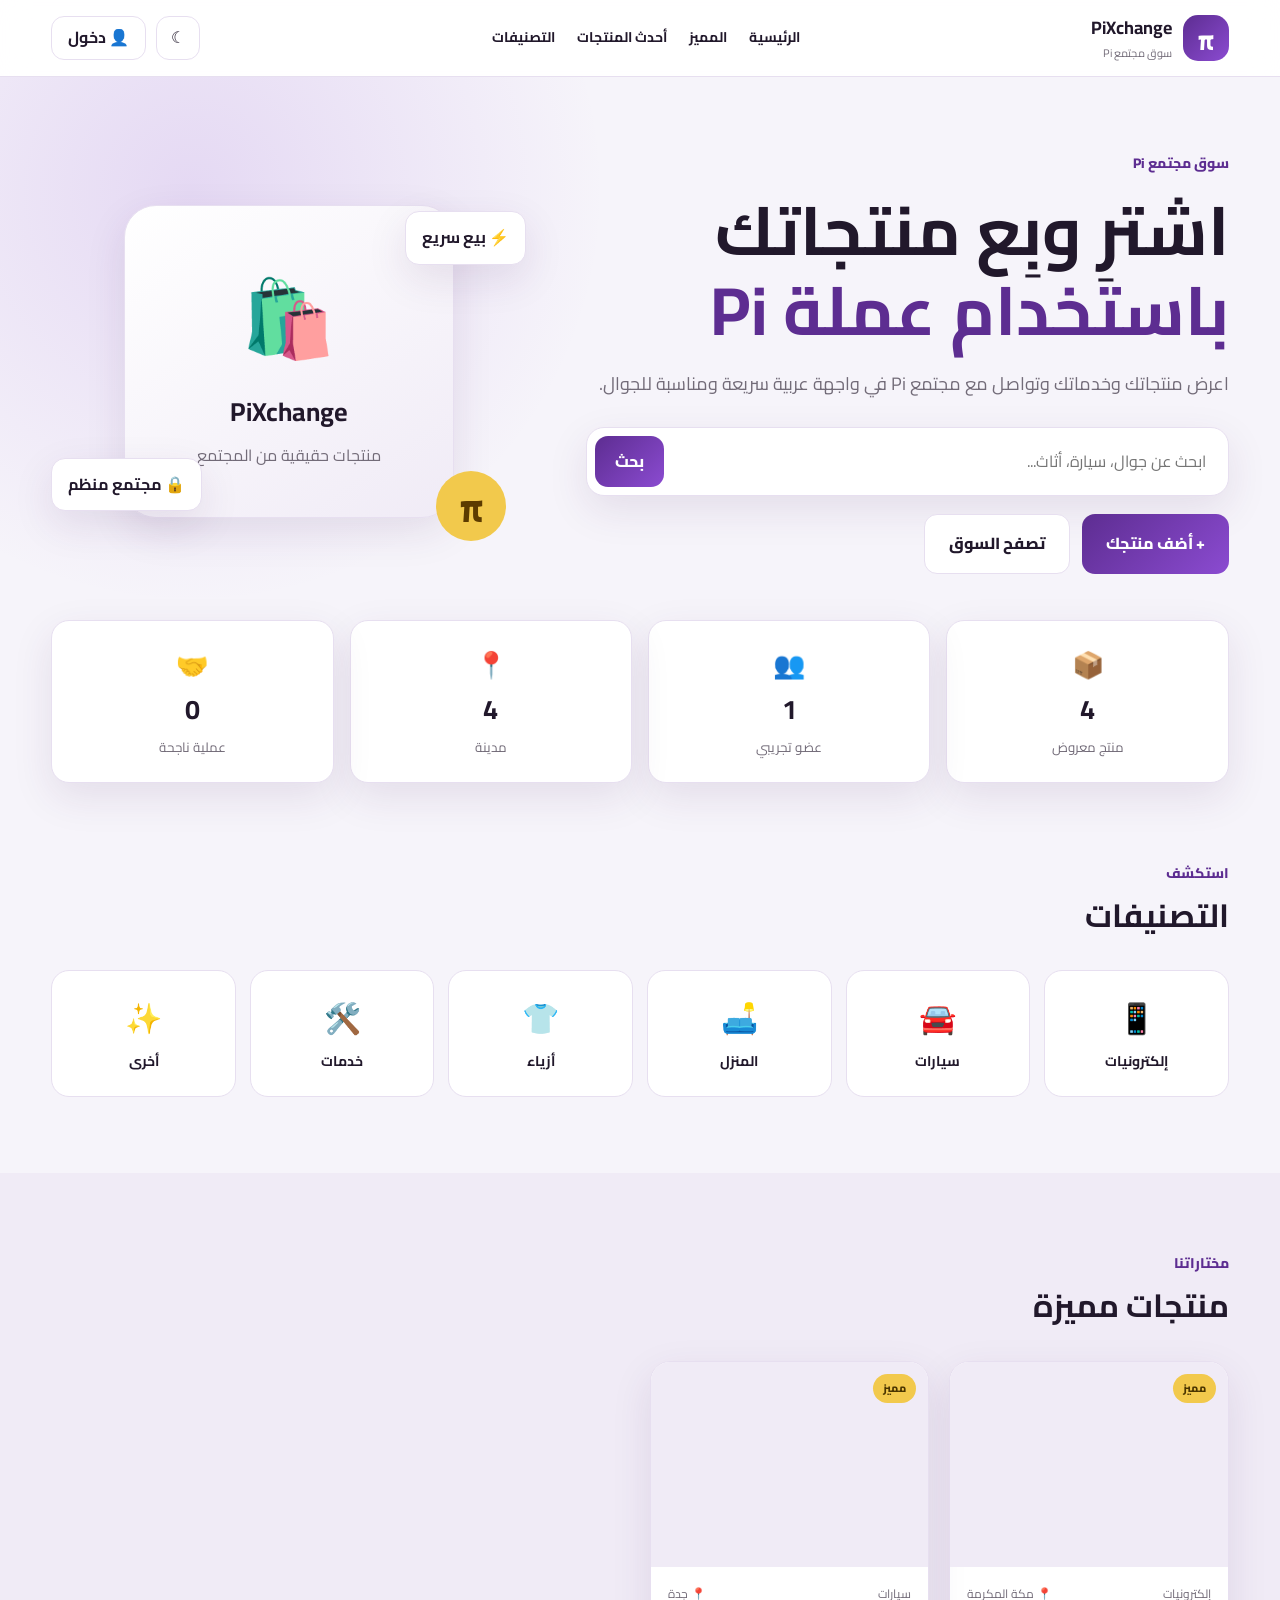
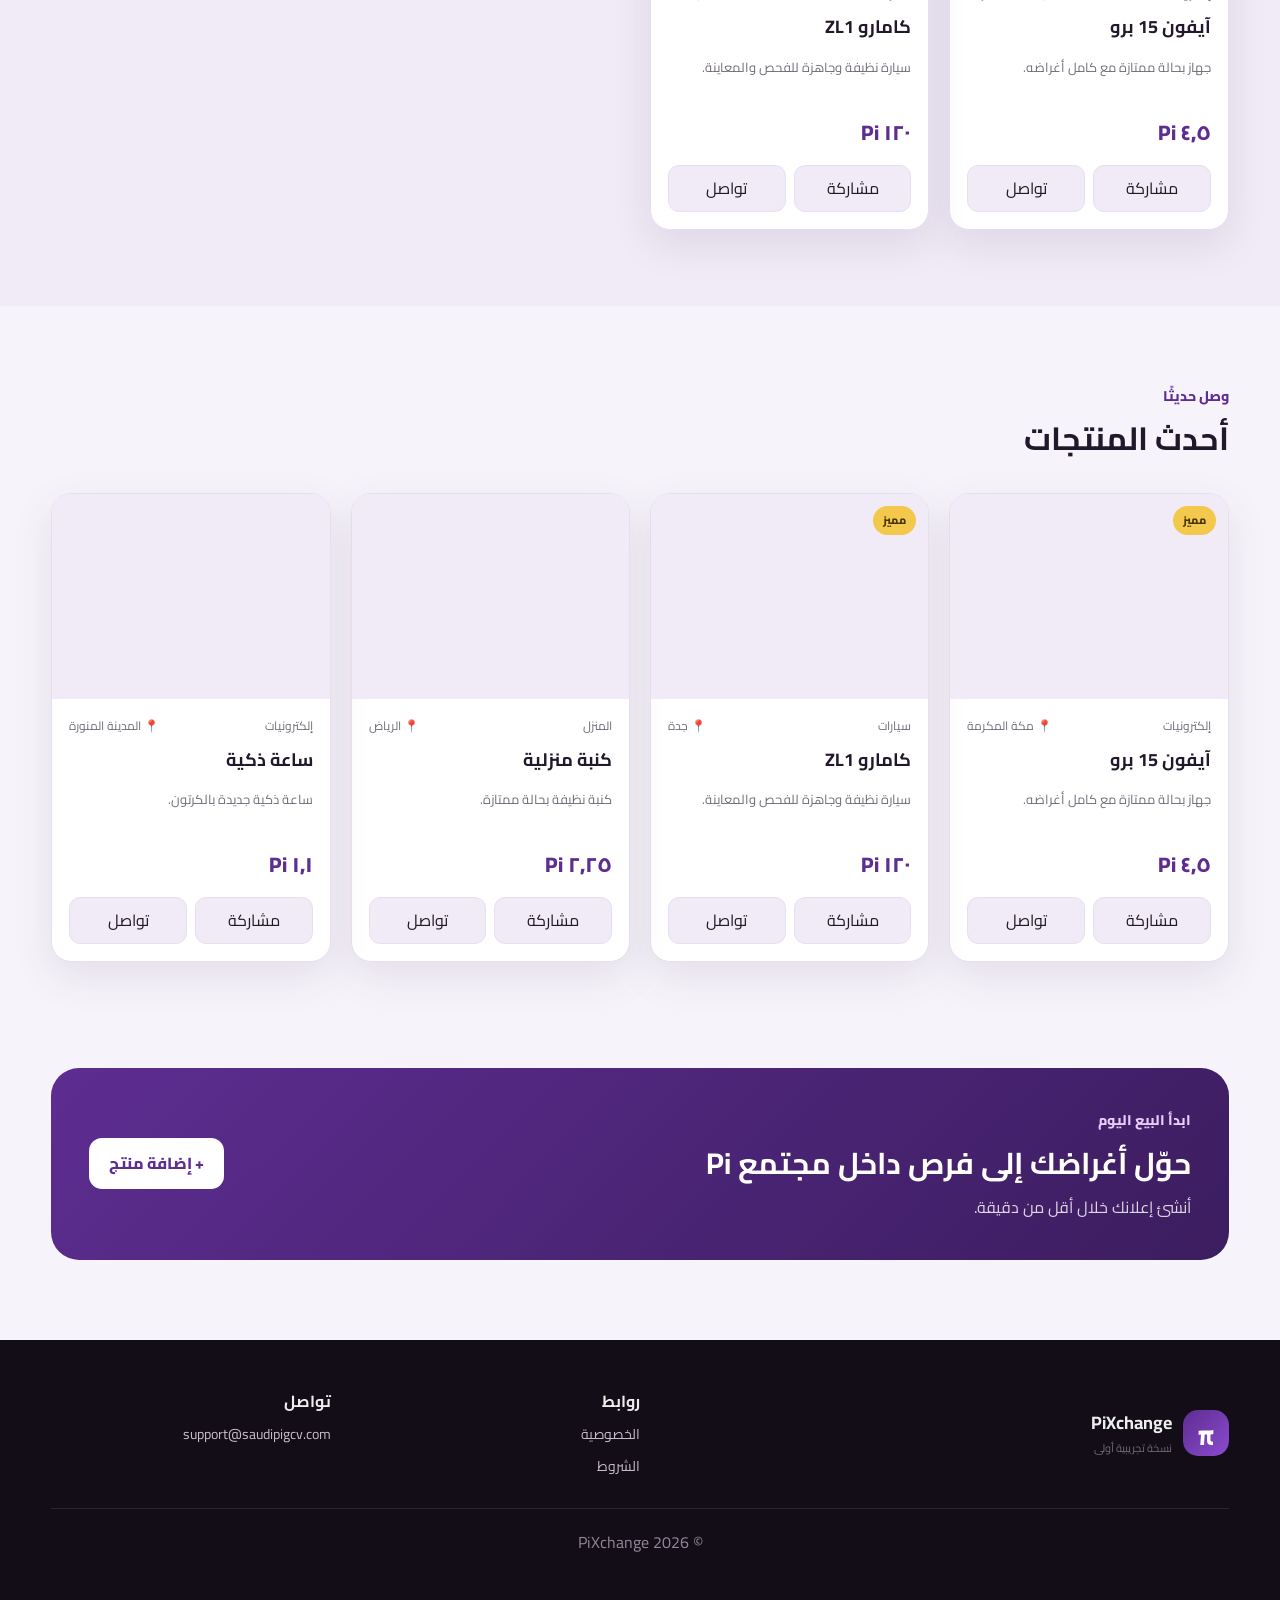
<file: index.html>
<!doctype html>
<html lang="ar" dir="rtl" data-theme="light">
<head>
  <meta charset="utf-8">
  <meta name="viewport" content="width=device-width,initial-scale=1,viewport-fit=cover">
  <meta name="description" content="PiXchange سوق مجتمع Pi لعرض المنتجات والخدمات.">
  <meta name="theme-color" content="#5d2d91">
  <title>PiXchange | سوق مجتمع Pi</title>
  <link rel="preconnect" href="https://fonts.googleapis.com">
  <link rel="preconnect" href="https://fonts.gstatic.com" crossorigin>
  <link href="https://fonts.googleapis.com/css2?family=Cairo:wght@400;500;600;700;800&display=swap" rel="stylesheet">
  <link rel="stylesheet" href="styles.css">
</head>
<body>
  <div id="appLoader" class="app-loader"><div class="loader-logo">π</div><div class="spinner"></div><p>جاري تحميل PiXchange...</p></div>

  <header class="site-header">
    <div class="container header-inner">
      <a class="brand" href="#top"><span class="brand-logo">π</span><span><strong>PiXchange</strong><small>سوق مجتمع Pi</small></span></a>
      <nav class="desktop-nav" aria-label="التنقل الرئيسي">
        <a href="#top">الرئيسية</a><a href="#featured">المميز</a><a href="#latest">أحدث المنتجات</a><a href="#categories">التصنيفات</a>
      </nav>
      <div class="header-actions">
        <button id="themeToggle" class="icon-btn" aria-label="تغيير المظهر">☾</button>
        <button id="accountButton" class="account-btn">👤 <span id="accountButtonText">دخول</span></button>
      </div>
    </div>
  </header>

  <main id="top">
    <section class="hero">
      <div class="container hero-grid">
        <div class="hero-copy">
          <span class="eyebrow">سوق مجتمع Pi</span>
          <h1>اشترِ وبِع منتجاتك <em>باستخدام عملة Pi</em></h1>
          <p>اعرض منتجاتك وخدماتك وتواصل مع مجتمع Pi في واجهة عربية سريعة ومناسبة للجوال.</p>
          <form id="heroSearchForm" class="search-box">
            <input id="heroSearchInput" type="search" placeholder="ابحث عن جوال، سيارة، أثاث..." autocomplete="off">
            <button class="primary-btn" type="submit">بحث</button>
          </form>
          <div class="hero-actions"><button id="addProductHeroButton" class="primary-btn large">+ أضف منتجك</button><a class="secondary-btn large" href="#latest">تصفح السوق</a></div>
        </div>
        <div class="hero-visual" aria-hidden="true">
          <div class="showcase-card"><div class="bag">🛍️</div><strong>PiXchange</strong><span>منتجات حقيقية من المجتمع</span></div>
          <div class="float-card one">⚡ بيع سريع</div><div class="float-card two">🔒 مجتمع منظم</div><div class="pi-orb">π</div>
        </div>
      </div>
    </section>

    <section class="stats"><div class="container stats-grid">
      <article><span>📦</span><strong id="productsCount">0</strong><small>منتج معروض</small></article>
      <article><span>👥</span><strong id="usersCount">1</strong><small>عضو تجريبي</small></article>
      <article><span>📍</span><strong id="citiesCount">0</strong><small>مدينة</small></article>
      <article><span>🤝</span><strong id="ordersCount">0</strong><small>عملية ناجحة</small></article>
    </div></section>

    <section id="categories" class="section"><div class="container">
      <div class="section-head"><div><span>استكشف</span><h2>التصنيفات</h2></div></div>
      <div class="category-grid">
        <button data-category="electronics">📱<strong>إلكترونيات</strong></button><button data-category="cars">🚘<strong>سيارات</strong></button><button data-category="home">🛋️<strong>المنزل</strong></button><button data-category="fashion">👕<strong>أزياء</strong></button><button data-category="services">🛠️<strong>خدمات</strong></button><button data-category="other">✨<strong>أخرى</strong></button>
      </div>
    </div></section>

    <section id="featured" class="section alt"><div class="container">
      <div class="section-head"><div><span>مختاراتنا</span><h2>منتجات مميزة</h2></div></div>
      <div id="featuredProductsGrid" class="product-grid"></div>
      <div id="featuredEmptyState" class="empty hidden">لا توجد منتجات مميزة حاليًا.</div>
    </div></section>

    <section id="latest" class="section"><div class="container">
      <div class="section-head"><div><span>وصل حديثًا</span><h2>أحدث المنتجات</h2></div><button id="clearSearch" class="text-btn hidden">إلغاء البحث</button></div>
      <div id="latestProductsGrid" class="product-grid"></div>
      <div id="latestEmptyState" class="empty hidden"><div>🔎</div><h3>لا توجد نتائج</h3><p>جرّب كلمة بحث أخرى أو أضف أول منتج.</p><button id="emptyAddProductButton" class="primary-btn">أضف منتجًا</button></div>
    </div></section>

    <section class="seller-cta"><div class="container seller-inner"><div><span>ابدأ البيع اليوم</span><h2>حوّل أغراضك إلى فرص داخل مجتمع Pi</h2><p>أنشئ إعلانك خلال أقل من دقيقة.</p></div><button id="sellerAddProductButton" class="light-btn">+ إضافة منتج</button></div></section>
  </main>

  <footer><div class="container footer-grid"><div class="brand footer-brand"><span class="brand-logo">π</span><span><strong>PiXchange</strong><small>نسخة تجريبية أولى</small></span></div><div><strong>روابط</strong><a href="privacy.html">الخصوصية</a><a href="terms.html">الشروط</a></div><div><strong>تواصل</strong><a href="mailto:support@saudipigcv.com">support@saudipigcv.com</a></div></div><p class="copyright">© <span id="currentYear"></span> PiXchange</p></footer>

  <nav class="mobile-nav"><a href="#top">⌂<span>الرئيسية</span></a><a href="#latest">▦<span>السوق</span></a><button id="mobileAddProductButton">＋</button><button id="mobileAccountButton">👤<span>حسابي</span></button></nav>

  <div id="accountModal" class="modal hidden" role="dialog" aria-modal="true"><div class="modal-card small"><button class="modal-close" data-close="accountModal">×</button><div class="modal-icon">👤</div><h2>حساب PiXchange</h2><p>تسجيل Google وFirebase سيُفعّلان بعد إضافة بيانات مشروع Firebase.</p><button id="demoLoginButton" class="primary-btn full">دخول تجريبي</button></div></div>

  <div id="addProductModal" class="modal hidden" role="dialog" aria-modal="true"><div class="modal-card"><button class="modal-close" data-close="addProductModal">×</button><h2>إضافة منتج جديد</h2><p class="muted">يُحفظ الإعلان على هذا الجهاز في النسخة التجريبية.</p>
    <form id="productForm" class="form-grid">
      <label>اسم المنتج<input id="productTitle" required maxlength="80" placeholder="مثال: آيفون 15 برو"></label>
      <label>السعر بعملة Pi<input id="productPrice" type="number" required min="0.0001" step="0.0001" placeholder="4.5"></label>
      <label>المدينة<input id="productCity" required maxlength="50" placeholder="مكة المكرمة"></label>
      <label>التصنيف<select id="productCategory" required><option value="">اختر</option><option value="electronics">إلكترونيات</option><option value="cars">سيارات</option><option value="home">المنزل</option><option value="fashion">أزياء</option><option value="services">خدمات</option><option value="other">أخرى</option></select></label>
      <label class="wide">رابط الصورة (اختياري)<input id="productImage" type="url" dir="ltr" placeholder="https://..."></label>
      <label class="wide">الوصف<textarea id="productDescription" rows="4" required maxlength="500" placeholder="اكتب حالة المنتج وتفاصيله..."></textarea></label>
      <label class="check wide"><input id="productFeatured" type="checkbox"> عرض المنتج ضمن المميز</label>
      <button class="primary-btn full wide" type="submit">نشر المنتج</button>
    </form>
  </div></div>

  <div id="toastContainer" class="toast-container" aria-live="polite"></div>
  <script src="app.js" defer></script>
</body>
</html>
</file>
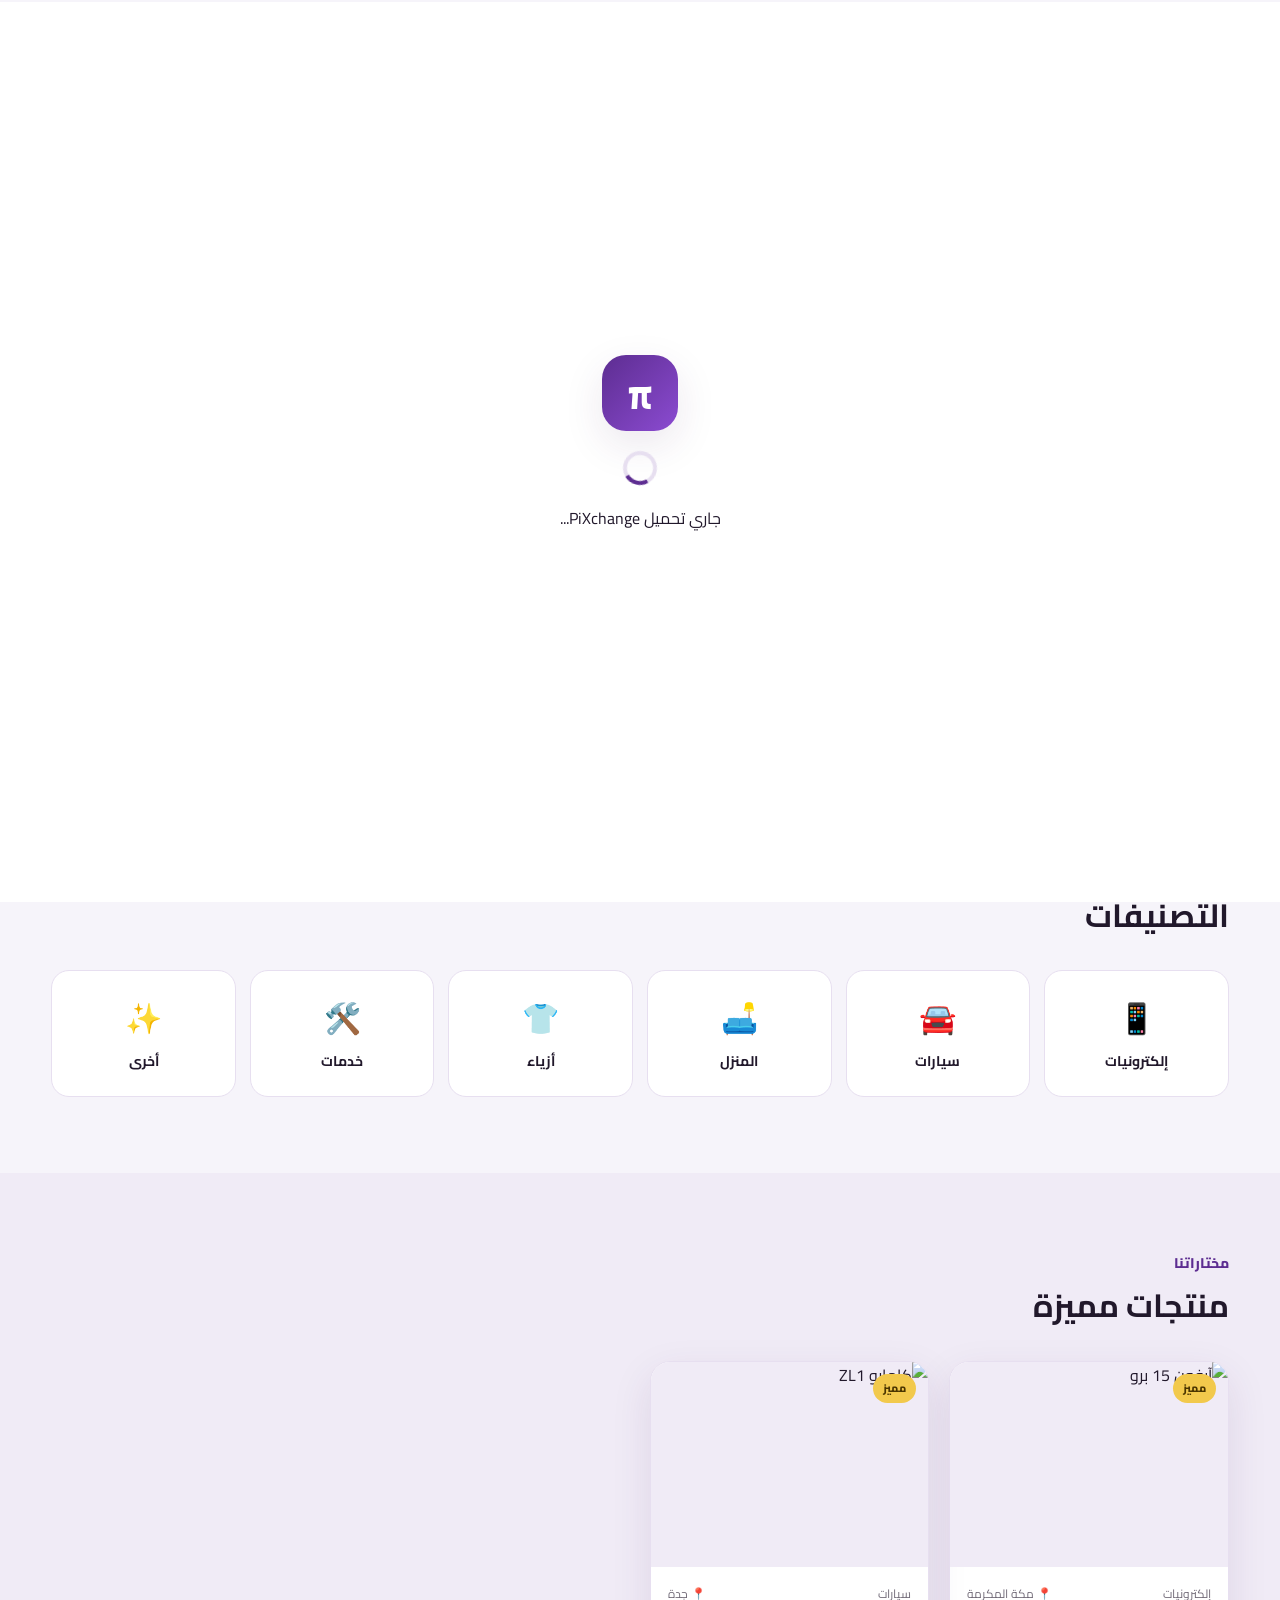
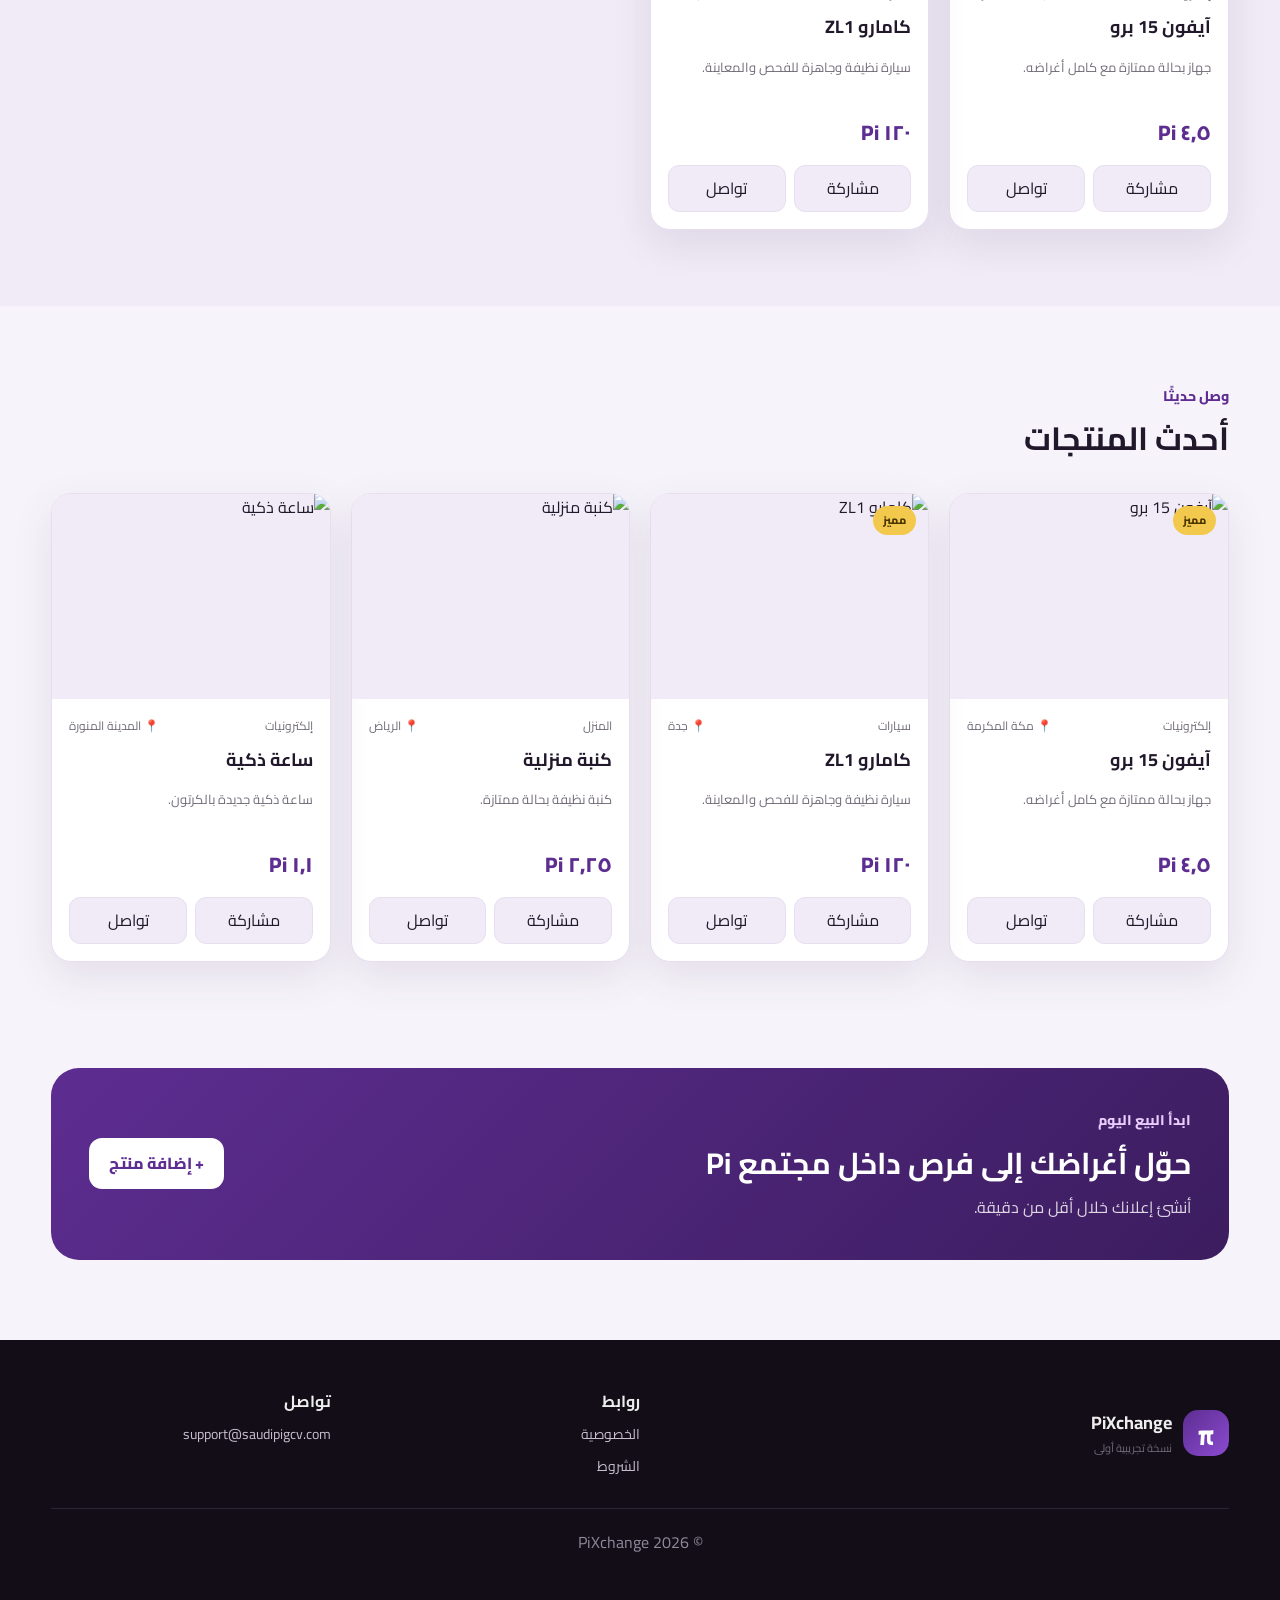
<file: market.html>
<!doctype html><html lang="ar" dir="rtl"><head><meta charset="utf-8"><meta name="viewport" content="width=device-width,initial-scale=1"><meta http-equiv="refresh" content="0;url=index.html#latest"><title>السوق | PiXchange</title></head><body><p>جاري تحويلك إلى السوق… <a href="index.html#latest">اضغط هنا</a></p></body></html>
</file>
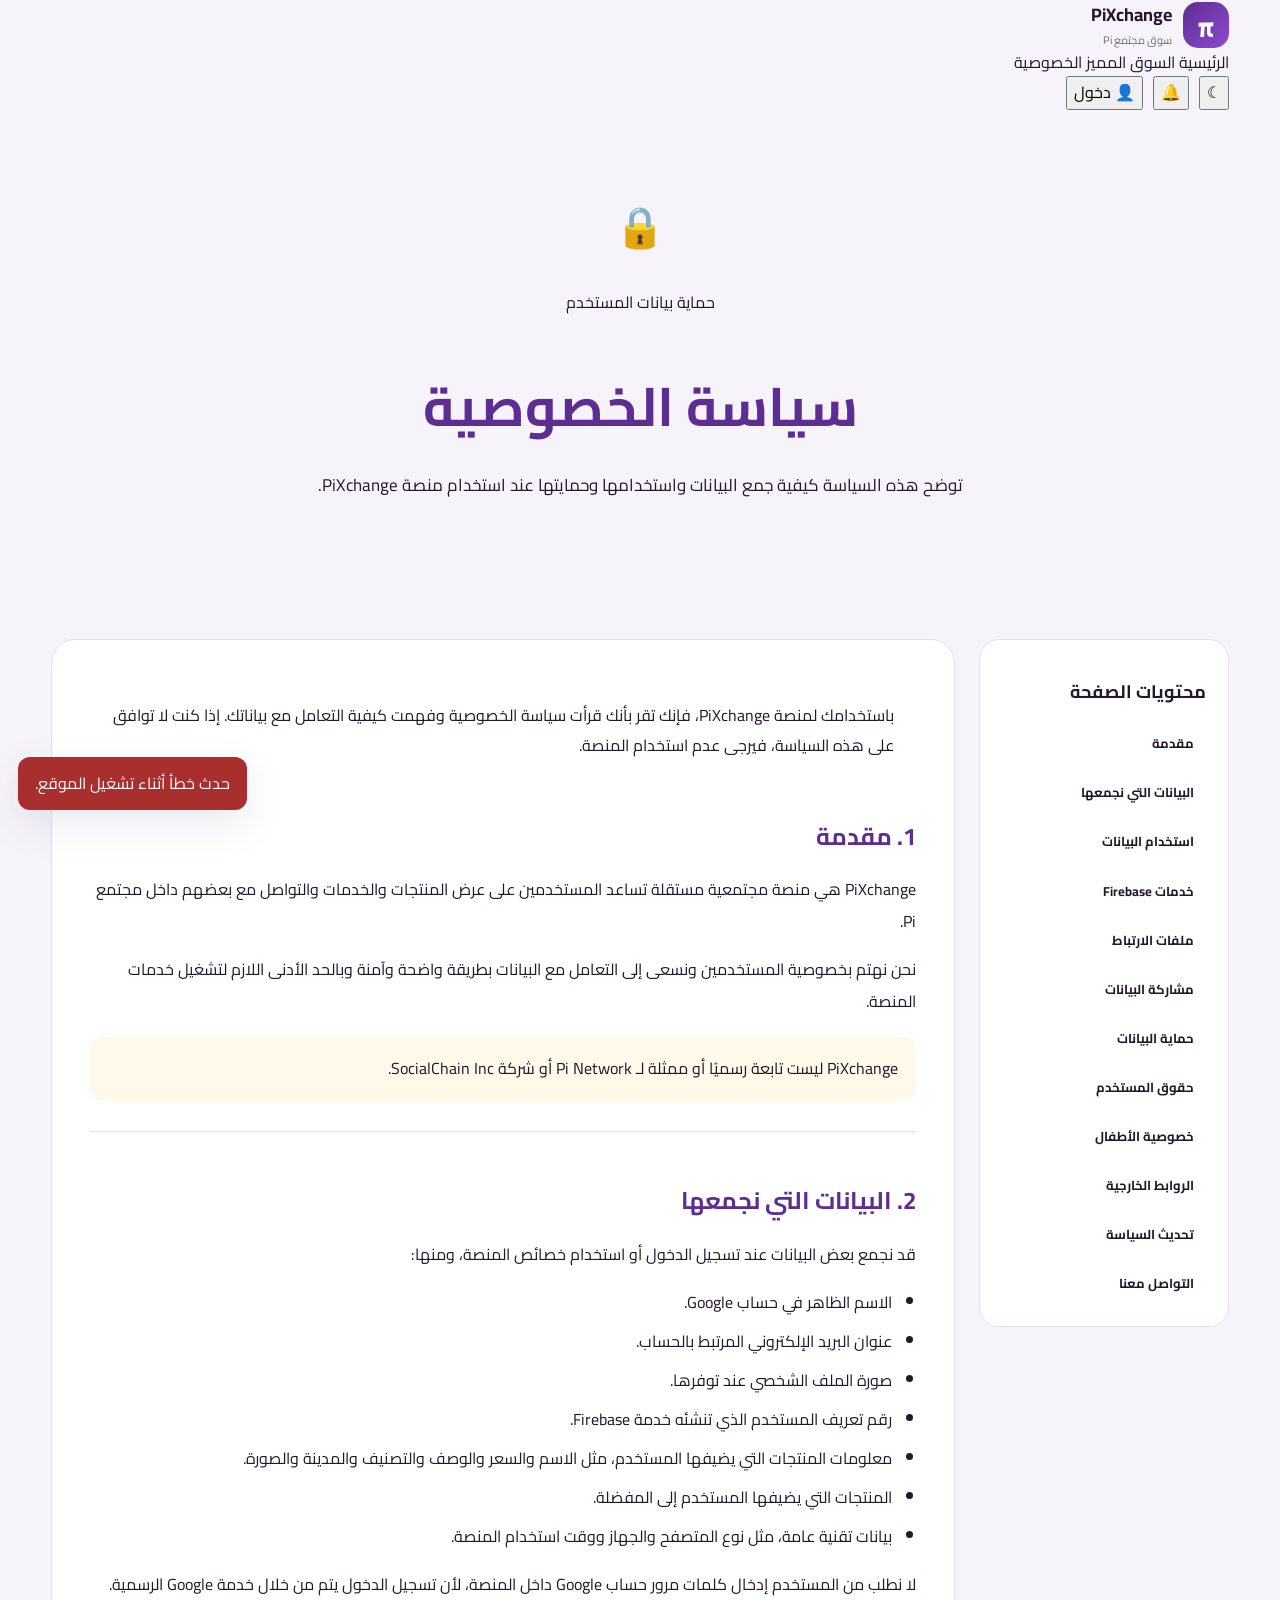
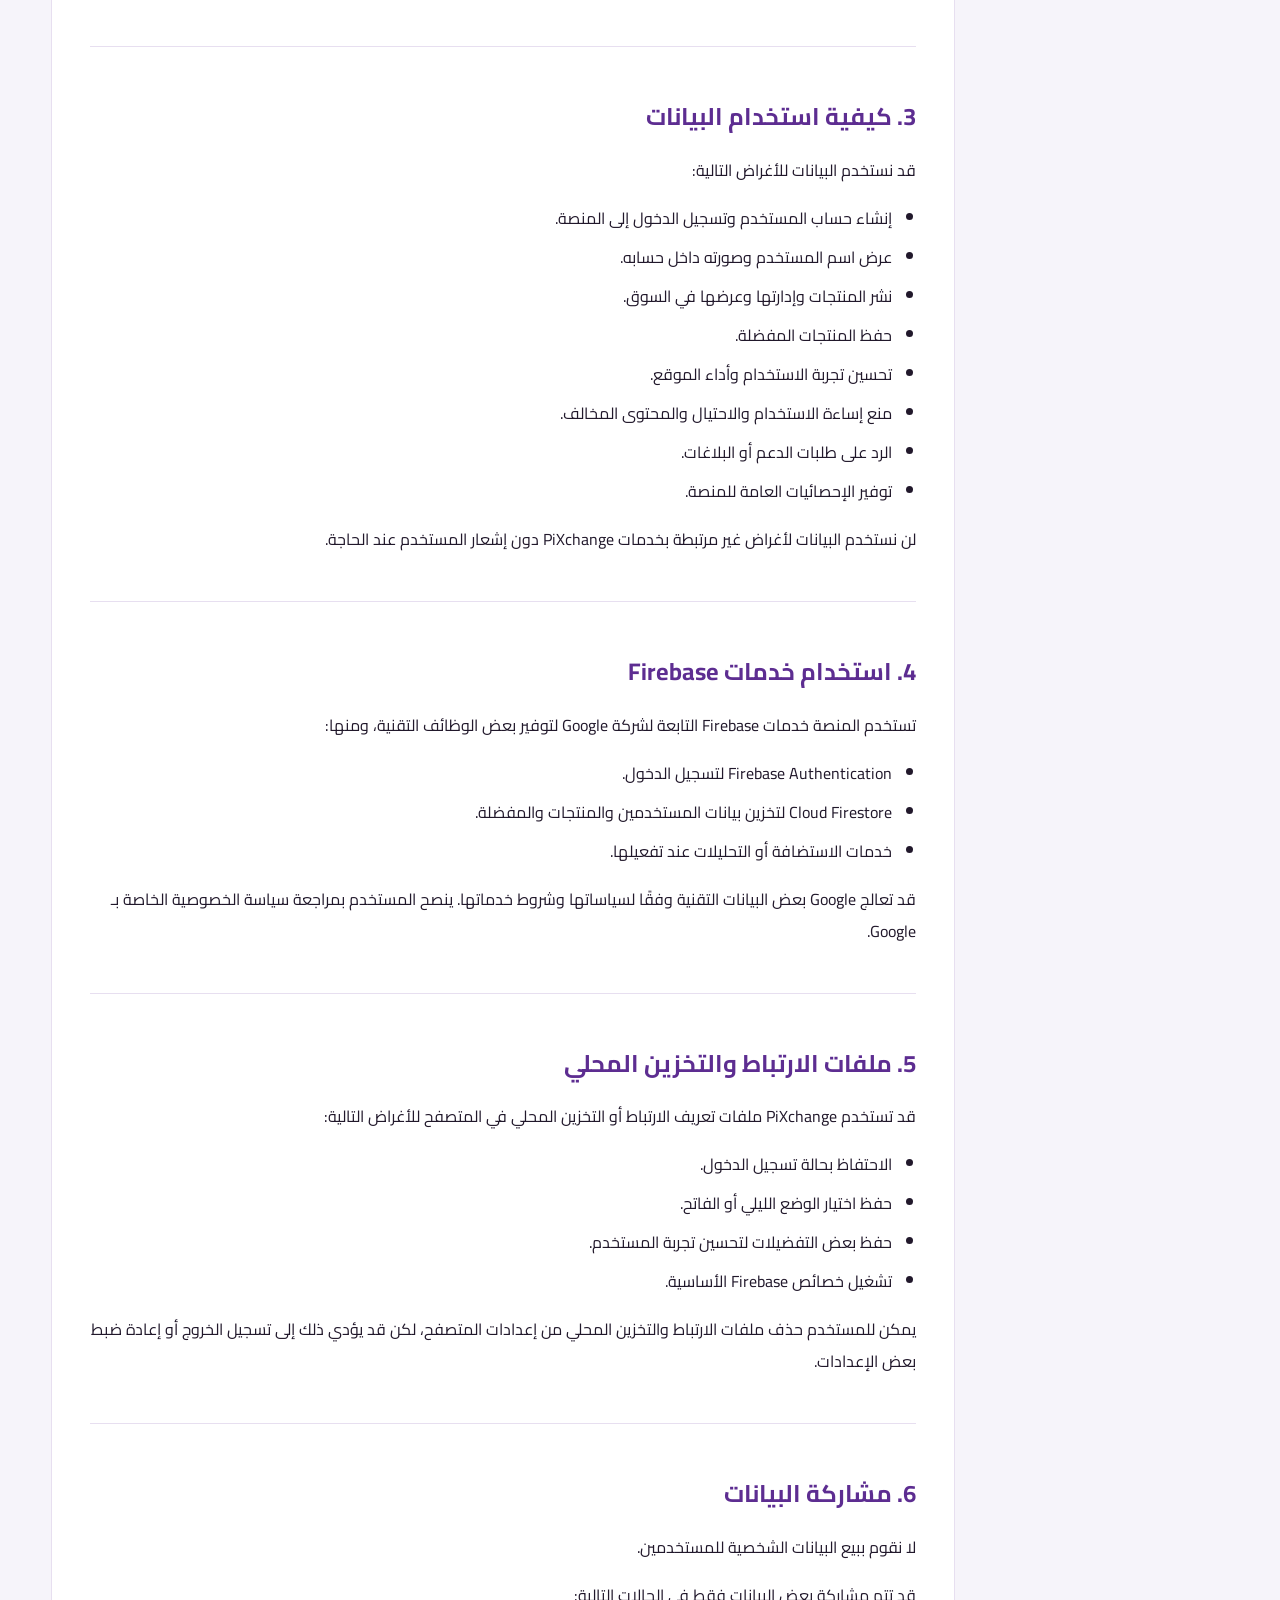
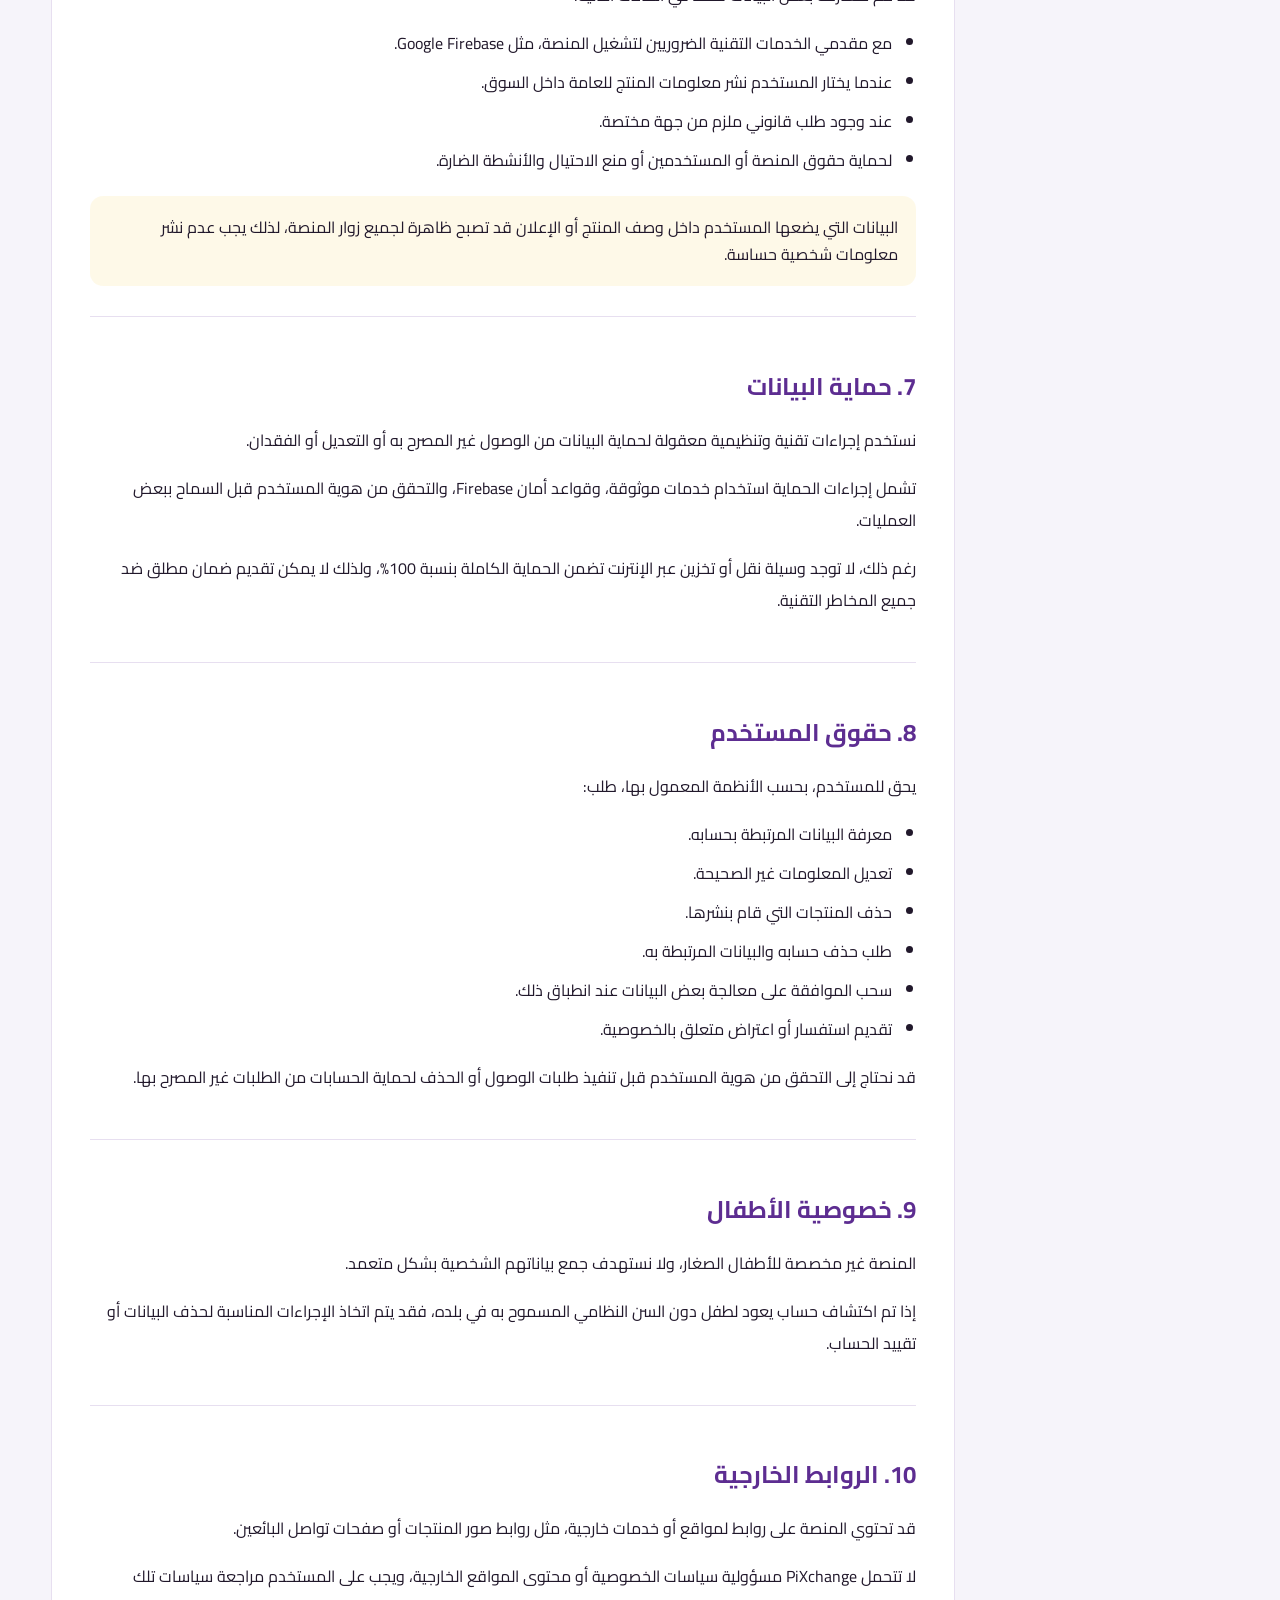
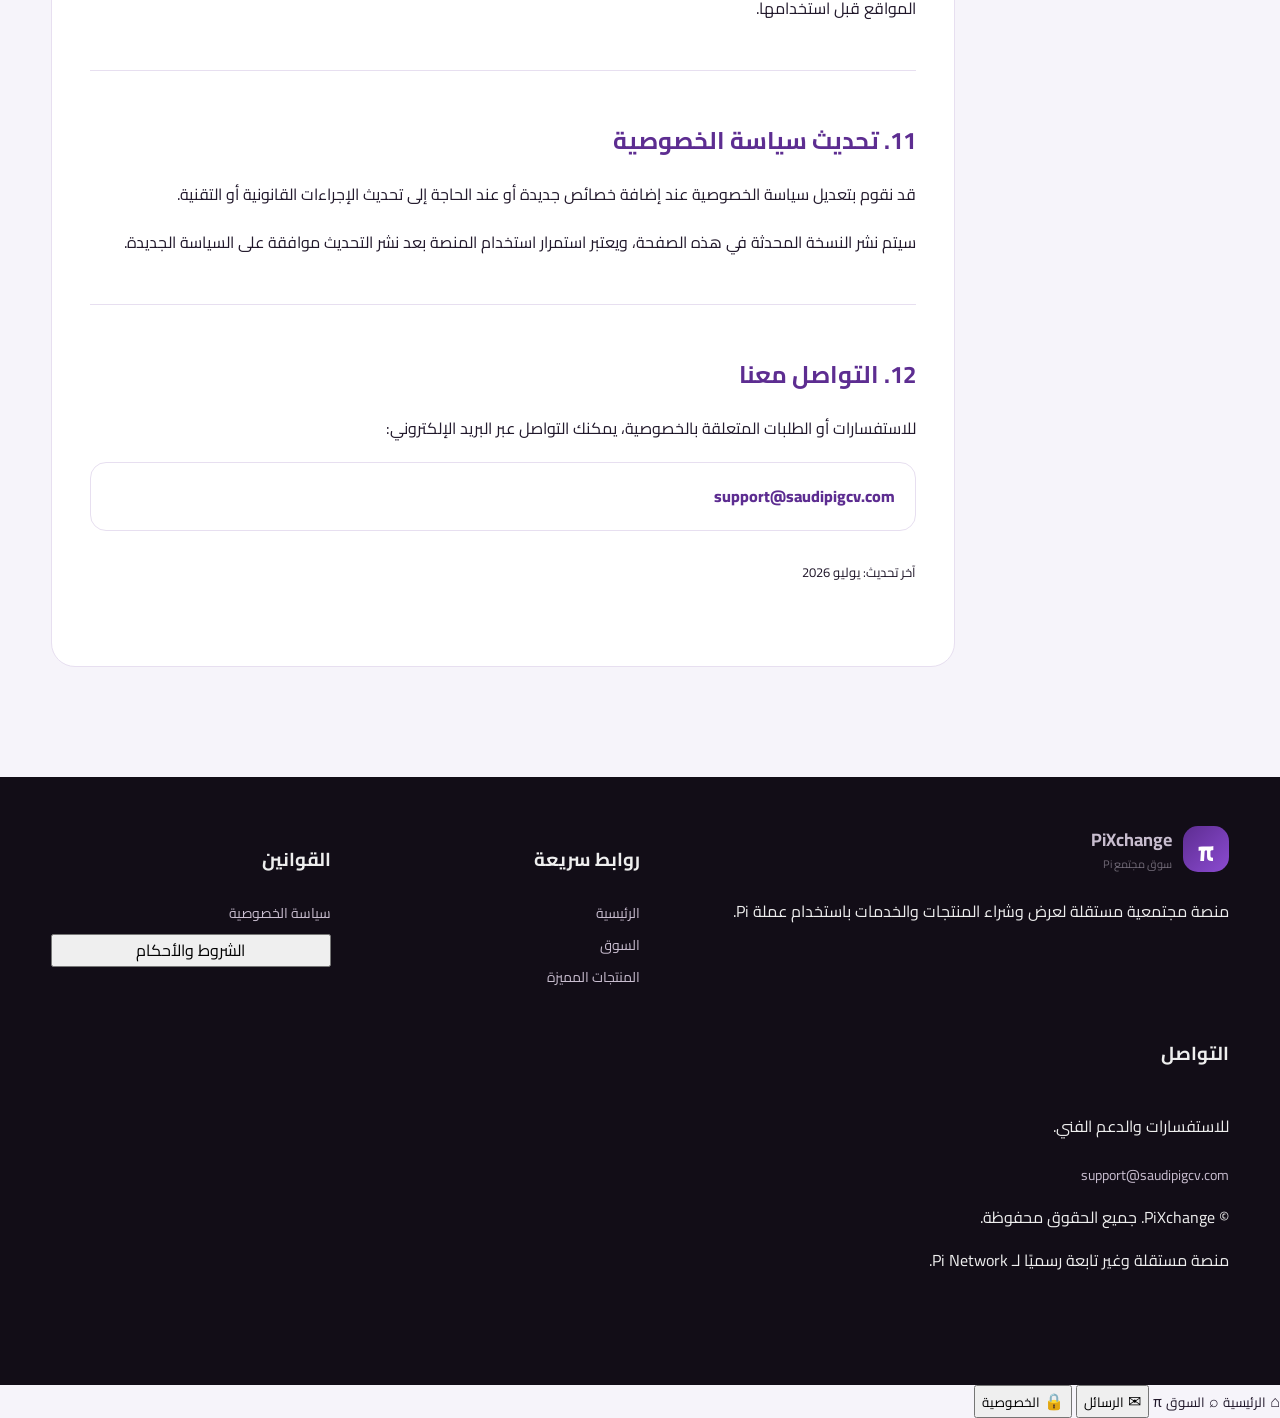
<file: privacy.html>
<!DOCTYPE html>
<html lang="ar" dir="rtl" data-theme="light">

<head>
  <meta charset="UTF-8">

  <meta
    name="viewport"
    content="width=device-width, initial-scale=1.0, viewport-fit=cover"
  >

  <meta
    name="description"
    content="سياسة الخصوصية الخاصة بمنصة PiXchange."
  >

  <meta name="theme-color" content="#5d2d91">

  <title>سياسة الخصوصية | PiXchange</title>

  <link rel="preconnect" href="https://fonts.googleapis.com">

  <link
    rel="preconnect"
    href="https://fonts.gstatic.com"
    crossorigin
  >

  <link
    href="https://fonts.googleapis.com/css2?family=Cairo:wght@400;500;600;700;800&display=swap"
    rel="stylesheet"
  >

  <link rel="stylesheet" href="styles.css">

  <style>
    .privacy-hero {
      padding: 75px 0 55px;
      background:
        radial-gradient(
          circle at 85% 20%,
          rgba(242, 183, 5, 0.18),
          transparent 28%
        ),
        linear-gradient(
          135deg,
          var(--surface-soft),
          var(--background)
        );
      text-align: center;
    }

    .privacy-hero-icon {
      width: 84px;
      height: 84px;
      display: grid;
      place-items: center;
      margin: 0 auto 20px;
      border-radius: 26px;
      color: #ffffff;
      background: linear-gradient(
        135deg,
        var(--primary),
        var(--primary-light)
      );
      box-shadow: var(--shadow-medium);
      font-size: 40px;
    }

    .privacy-hero h1 {
      margin-bottom: 12px;
      color: var(--primary);
      font-size: clamp(34px, 5vw, 54px);
    }

    .privacy-hero p {
      max-width: 740px;
      margin-inline: auto;
      color: var(--text-soft);
      font-size: 17px;
      line-height: 1.9;
    }

    .privacy-page {
      padding: 65px 0 110px;
    }

    .privacy-layout {
      display: grid;
      grid-template-columns: 250px minmax(0, 1fr);
      align-items: start;
      gap: 24px;
    }

    .privacy-sidebar {
      position: sticky;
      top: 95px;
      padding: 22px;
      border: 1px solid var(--border);
      border-radius: 20px;
      background: var(--surface);
      box-shadow: var(--shadow-small);
    }

    .privacy-sidebar h2 {
      margin-bottom: 15px;
      font-size: 18px;
    }

    .privacy-sidebar nav {
      display: flex;
      flex-direction: column;
      gap: 7px;
    }

    .privacy-sidebar a {
      padding: 10px 12px;
      border-radius: 11px;
      color: var(--text-soft);
      font-size: 13px;
      font-weight: 700;
      transition:
        color var(--transition),
        background-color var(--transition);
    }

    .privacy-sidebar a:hover {
      color: var(--primary);
      background: var(--surface-soft);
    }

    .privacy-card {
      padding: 38px;
      border: 1px solid var(--border);
      border-radius: 24px;
      background: var(--surface);
      box-shadow: var(--shadow-small);
    }

    .privacy-intro {
      margin-bottom: 34px;
      padding: 22px;
      border-radius: 17px;
      color: var(--text-soft);
      background: var(--surface-soft);
      line-height: 1.9;
    }

    .privacy-section {
      scroll-margin-top: 100px;
      padding: 30px 0;
      border-top: 1px solid var(--border);
    }

    .privacy-section:first-of-type {
      padding-top: 0;
      border-top: none;
    }

    .privacy-section h2 {
      margin-bottom: 13px;
      color: var(--primary);
      font-size: 24px;
    }

    .privacy-section h3 {
      margin: 20px 0 8px;
      font-size: 17px;
    }

    .privacy-section p,
    .privacy-section li {
      color: var(--text-soft);
      line-height: 2;
    }

    .privacy-section ul {
      margin-top: 10px;
      padding-right: 24px;
      list-style: disc;
    }

    .privacy-section li + li {
      margin-top: 7px;
    }

    .privacy-note {
      margin-top: 20px;
      padding: 18px;
      border-right: 4px solid var(--secondary);
      border-radius: 13px;
      color: var(--text-soft);
      background: rgba(242, 183, 5, 0.09);
    }

    .privacy-contact {
      margin-top: 18px;
      padding: 20px;
      border: 1px solid var(--border);
      border-radius: 16px;
      background: var(--surface-soft);
    }

    .privacy-contact a {
      color: var(--primary);
      font-weight: 800;
      word-break: break-word;
    }

    .privacy-updated {
      margin-top: 28px;
      color: var(--text-light);
      font-size: 13px;
    }

    @media (max-width: 820px) {
      .privacy-layout {
        display: block;
      }

      .privacy-sidebar {
        position: static;
        margin-bottom: 20px;
      }

      .privacy-sidebar nav {
        display: grid;
        grid-template-columns: repeat(2, 1fr);
      }
    }

    @media (max-width: 580px) {
      .privacy-hero {
        padding: 55px 0 40px;
      }

      .privacy-page {
        padding-top: 35px;
      }

      .privacy-card {
        padding: 24px 18px;
      }

      .privacy-sidebar nav {
        grid-template-columns: 1fr;
      }

      .privacy-section h2 {
        font-size: 21px;
      }
    }
  </style>
</head>

<body>

  <!-- شاشة التحميل -->
  <div
    id="appLoader"
    class="app-loader"
    aria-label="جاري تحميل الصفحة"
  >
    <div class="loader-logo">π</div>
    <div class="loader-spinner"></div>
    <p>جاري تحميل الصفحة...</p>
  </div>


  <!-- رأس الموقع -->
  <header class="main-header">

    <div class="container header-container">

      <a
        class="brand"
        href="index.html"
        aria-label="الصفحة الرئيسية"
      >
        <span class="brand-logo">π</span>

        <span class="brand-text">
          <strong>PiXchange</strong>
          <small>سوق مجتمع Pi</small>
        </span>
      </a>


      <nav
        class="desktop-navigation"
        aria-label="التنقل الرئيسي"
      >
        <a class="navigation-link" href="index.html">
          الرئيسية
        </a>

        <a class="navigation-link" href="market.html">
          السوق
        </a>

        <a class="navigation-link" href="index.html#featuredSection">
          المميز
        </a>

        <a class="navigation-link active" href="privacy.html">
          الخصوصية
        </a>
      </nav>


      <div class="header-actions">

        <button
          id="themeToggle"
          class="icon-button"
          type="button"
          aria-label="تغيير المظهر"
        >
          <span id="themeIcon">☾</span>
        </button>


        <button
          id="notificationButton"
          class="icon-button notification-button"
          type="button"
          aria-label="الإشعارات"
        >
          🔔
        </button>


        <button
          id="accountButton"
          class="account-button"
          type="button"
        >
          <span>👤</span>
          <span id="accountButtonText">دخول</span>
        </button>

      </div>

    </div>

  </header>


  <main>

    <!-- مقدمة الصفحة -->
    <section class="privacy-hero">

      <div class="container">

        <div class="privacy-hero-icon">
          🔒
        </div>

        <span class="section-label">
          حماية بيانات المستخدم
        </span>

        <h1>سياسة الخصوصية</h1>

        <p>
          توضح هذه السياسة كيفية جمع البيانات واستخدامها
          وحمايتها عند استخدام منصة PiXchange.
        </p>

      </div>

    </section>


    <!-- محتوى الخصوصية -->
    <section class="privacy-page">

      <div class="container privacy-layout">

        <aside class="privacy-sidebar">

          <h2>محتويات الصفحة</h2>

          <nav>
            <a href="#introduction">مقدمة</a>
            <a href="#data-collection">البيانات التي نجمعها</a>
            <a href="#data-use">استخدام البيانات</a>
            <a href="#firebase">خدمات Firebase</a>
            <a href="#cookies">ملفات الارتباط</a>
            <a href="#data-sharing">مشاركة البيانات</a>
            <a href="#data-security">حماية البيانات</a>
            <a href="#user-rights">حقوق المستخدم</a>
            <a href="#children">خصوصية الأطفال</a>
            <a href="#external-links">الروابط الخارجية</a>
            <a href="#changes">تحديث السياسة</a>
            <a href="#contact">التواصل معنا</a>
          </nav>

        </aside>


        <article class="privacy-card">

          <div class="privacy-intro">
            باستخدامك لمنصة PiXchange، فإنك تقر بأنك قرأت
            سياسة الخصوصية وفهمت كيفية التعامل مع بياناتك.
            إذا كنت لا توافق على هذه السياسة، فيرجى عدم
            استخدام المنصة.
          </div>


          <section
            id="introduction"
            class="privacy-section"
          >

            <h2>1. مقدمة</h2>

            <p>
              PiXchange هي منصة مجتمعية مستقلة تساعد
              المستخدمين على عرض المنتجات والخدمات والتواصل
              مع بعضهم داخل مجتمع Pi.
            </p>

            <p>
              نحن نهتم بخصوصية المستخدمين ونسعى إلى التعامل
              مع البيانات بطريقة واضحة وآمنة وبالحد الأدنى
              اللازم لتشغيل خدمات المنصة.
            </p>

            <div class="privacy-note">
              PiXchange ليست تابعة رسميًا أو ممثلة لـ
              Pi Network أو شركة SocialChain Inc.
            </div>

          </section>


          <section
            id="data-collection"
            class="privacy-section"
          >

            <h2>2. البيانات التي نجمعها</h2>

            <p>
              قد نجمع بعض البيانات عند تسجيل الدخول أو
              استخدام خصائص المنصة، ومنها:
            </p>

            <ul>
              <li>
                الاسم الظاهر في حساب Google.
              </li>

              <li>
                عنوان البريد الإلكتروني المرتبط بالحساب.
              </li>

              <li>
                صورة الملف الشخصي عند توفرها.
              </li>

              <li>
                رقم تعريف المستخدم الذي تنشئه خدمة Firebase.
              </li>

              <li>
                معلومات المنتجات التي يضيفها المستخدم، مثل
                الاسم والسعر والوصف والتصنيف والمدينة والصورة.
              </li>

              <li>
                المنتجات التي يضيفها المستخدم إلى المفضلة.
              </li>

              <li>
                بيانات تقنية عامة، مثل نوع المتصفح والجهاز
                ووقت استخدام المنصة.
              </li>
            </ul>

            <p>
              لا نطلب من المستخدم إدخال كلمات مرور حساب Google
              داخل المنصة، لأن تسجيل الدخول يتم من خلال خدمة
              Google الرسمية.
            </p>

          </section>


          <section
            id="data-use"
            class="privacy-section"
          >

            <h2>3. كيفية استخدام البيانات</h2>

            <p>
              قد نستخدم البيانات للأغراض التالية:
            </p>

            <ul>
              <li>
                إنشاء حساب المستخدم وتسجيل الدخول إلى المنصة.
              </li>

              <li>
                عرض اسم المستخدم وصورته داخل حسابه.
              </li>

              <li>
                نشر المنتجات وإدارتها وعرضها في السوق.
              </li>

              <li>
                حفظ المنتجات المفضلة.
              </li>

              <li>
                تحسين تجربة الاستخدام وأداء الموقع.
              </li>

              <li>
                منع إساءة الاستخدام والاحتيال والمحتوى المخالف.
              </li>

              <li>
                الرد على طلبات الدعم أو البلاغات.
              </li>

              <li>
                توفير الإحصائيات العامة للمنصة.
              </li>
            </ul>

            <p>
              لن نستخدم البيانات لأغراض غير مرتبطة بخدمات
              PiXchange دون إشعار المستخدم عند الحاجة.
            </p>

          </section>


          <section
            id="firebase"
            class="privacy-section"
          >

            <h2>4. استخدام خدمات Firebase</h2>

            <p>
              تستخدم المنصة خدمات Firebase التابعة لشركة Google
              لتوفير بعض الوظائف التقنية، ومنها:
            </p>

            <ul>
              <li>
                Firebase Authentication لتسجيل الدخول.
              </li>

              <li>
                Cloud Firestore لتخزين بيانات المستخدمين
                والمنتجات والمفضلة.
              </li>

              <li>
                خدمات الاستضافة أو التحليلات عند تفعيلها.
              </li>
            </ul>

            <p>
              قد تعالج Google بعض البيانات التقنية وفقًا
              لسياساتها وشروط خدماتها. ينصح المستخدم بمراجعة
              سياسة الخصوصية الخاصة بـ Google.
            </p>

          </section>


          <section
            id="cookies"
            class="privacy-section"
          >

            <h2>5. ملفات الارتباط والتخزين المحلي</h2>

            <p>
              قد تستخدم PiXchange ملفات تعريف الارتباط أو
              التخزين المحلي في المتصفح للأغراض التالية:
            </p>

            <ul>
              <li>
                الاحتفاظ بحالة تسجيل الدخول.
              </li>

              <li>
                حفظ اختيار الوضع الليلي أو الفاتح.
              </li>

              <li>
                حفظ بعض التفضيلات لتحسين تجربة المستخدم.
              </li>

              <li>
                تشغيل خصائص Firebase الأساسية.
              </li>
            </ul>

            <p>
              يمكن للمستخدم حذف ملفات الارتباط والتخزين المحلي
              من إعدادات المتصفح، لكن قد يؤدي ذلك إلى تسجيل
              الخروج أو إعادة ضبط بعض الإعدادات.
            </p>

          </section>


          <section
            id="data-sharing"
            class="privacy-section"
          >

            <h2>6. مشاركة البيانات</h2>

            <p>
              لا نقوم ببيع البيانات الشخصية للمستخدمين.
            </p>

            <p>
              قد تتم مشاركة بعض البيانات فقط في الحالات التالية:
            </p>

            <ul>
              <li>
                مع مقدمي الخدمات التقنية الضروريين لتشغيل
                المنصة، مثل Google Firebase.
              </li>

              <li>
                عندما يختار المستخدم نشر معلومات المنتج
                للعامة داخل السوق.
              </li>

              <li>
                عند وجود طلب قانوني ملزم من جهة مختصة.
              </li>

              <li>
                لحماية حقوق المنصة أو المستخدمين أو منع
                الاحتيال والأنشطة الضارة.
              </li>
            </ul>

            <div class="privacy-note">
              البيانات التي يضعها المستخدم داخل وصف المنتج
              أو الإعلان قد تصبح ظاهرة لجميع زوار المنصة،
              لذلك يجب عدم نشر معلومات شخصية حساسة.
            </div>

          </section>


          <section
            id="data-security"
            class="privacy-section"
          >

            <h2>7. حماية البيانات</h2>

            <p>
              نستخدم إجراءات تقنية وتنظيمية معقولة لحماية
              البيانات من الوصول غير المصرح به أو التعديل
              أو الفقدان.
            </p>

            <p>
              تشمل إجراءات الحماية استخدام خدمات موثوقة،
              وقواعد أمان Firebase، والتحقق من هوية المستخدم
              قبل السماح ببعض العمليات.
            </p>

            <p>
              رغم ذلك، لا توجد وسيلة نقل أو تخزين عبر الإنترنت
              تضمن الحماية الكاملة بنسبة 100%، ولذلك لا يمكن
              تقديم ضمان مطلق ضد جميع المخاطر التقنية.
            </p>

          </section>


          <section
            id="user-rights"
            class="privacy-section"
          >

            <h2>8. حقوق المستخدم</h2>

            <p>
              يحق للمستخدم، بحسب الأنظمة المعمول بها، طلب:
            </p>

            <ul>
              <li>
                معرفة البيانات المرتبطة بحسابه.
              </li>

              <li>
                تعديل المعلومات غير الصحيحة.
              </li>

              <li>
                حذف المنتجات التي قام بنشرها.
              </li>

              <li>
                طلب حذف حسابه والبيانات المرتبطة به.
              </li>

              <li>
                سحب الموافقة على معالجة بعض البيانات عند
                انطباق ذلك.
              </li>

              <li>
                تقديم استفسار أو اعتراض متعلق بالخصوصية.
              </li>
            </ul>

            <p>
              قد نحتاج إلى التحقق من هوية المستخدم قبل تنفيذ
              طلبات الوصول أو الحذف لحماية الحسابات من
              الطلبات غير المصرح بها.
            </p>

          </section>


          <section
            id="children"
            class="privacy-section"
          >

            <h2>9. خصوصية الأطفال</h2>

            <p>
              المنصة غير مخصصة للأطفال الصغار، ولا نستهدف
              جمع بياناتهم الشخصية بشكل متعمد.
            </p>

            <p>
              إذا تم اكتشاف حساب يعود لطفل دون السن النظامي
              المسموح به في بلده، فقد يتم اتخاذ الإجراءات
              المناسبة لحذف البيانات أو تقييد الحساب.
            </p>

          </section>


          <section
            id="external-links"
            class="privacy-section"
          >

            <h2>10. الروابط الخارجية</h2>

            <p>
              قد تحتوي المنصة على روابط لمواقع أو خدمات
              خارجية، مثل روابط صور المنتجات أو صفحات تواصل
              البائعين.
            </p>

            <p>
              لا تتحمل PiXchange مسؤولية سياسات الخصوصية أو
              محتوى المواقع الخارجية، ويجب على المستخدم مراجعة
              سياسات تلك المواقع قبل استخدامها.
            </p>

          </section>


          <section
            id="changes"
            class="privacy-section"
          >

            <h2>11. تحديث سياسة الخصوصية</h2>

            <p>
              قد نقوم بتعديل سياسة الخصوصية عند إضافة خصائص
              جديدة أو عند الحاجة إلى تحديث الإجراءات القانونية
              أو التقنية.
            </p>

            <p>
              سيتم نشر النسخة المحدثة في هذه الصفحة، ويعتبر
              استمرار استخدام المنصة بعد نشر التحديث موافقة
              على السياسة الجديدة.
            </p>

          </section>


          <section
            id="contact"
            class="privacy-section"
          >

            <h2>12. التواصل معنا</h2>

            <p>
              للاستفسارات أو الطلبات المتعلقة بالخصوصية،
              يمكنك التواصل عبر البريد الإلكتروني:
            </p>

            <div class="privacy-contact">
              <a href="mailto:support@saudipigcv.com">
                support@saudipigcv.com
              </a>
            </div>

            <p class="privacy-updated">
              آخر تحديث: يوليو 2026
            </p>

          </section>

        </article>

      </div>

    </section>

  </main>


  <!-- تذييل الموقع -->
  <footer class="main-footer">

    <div class="container footer-grid">

      <div class="footer-brand-column">

        <a
          class="brand footer-brand"
          href="index.html"
        >
          <span class="brand-logo">π</span>

          <span class="brand-text">
            <strong>PiXchange</strong>
            <small>سوق مجتمع Pi</small>
          </span>
        </a>

        <p>
          منصة مجتمعية مستقلة لعرض وشراء المنتجات
          والخدمات باستخدام عملة Pi.
        </p>

      </div>


      <div class="footer-column">

        <h3>روابط سريعة</h3>

        <a href="index.html">الرئيسية</a>
        <a href="market.html">السوق</a>
        <a href="index.html#featuredSection">المنتجات المميزة</a>

      </div>


      <div class="footer-column">

        <h3>القوانين</h3>

        <a href="privacy.html">
          سياسة الخصوصية
        </a>

        <button
          id="termsButton"
          class="footer-link-button"
          type="button"
        >
          الشروط والأحكام
        </button>

      </div>


      <div class="footer-column">

        <h3>التواصل</h3>

        <p>
          للاستفسارات والدعم الفني.
        </p>

        <a href="mailto:support@saudipigcv.com">
          support@saudipigcv.com
        </a>

      </div>

    </div>


    <div class="container footer-bottom">

      <p>
        © <span id="currentYear"></span>
        PiXchange. جميع الحقوق محفوظة.
      </p>

      <p>
        منصة مستقلة وغير تابعة رسميًا لـ Pi Network.
      </p>

    </div>

  </footer>


  <!-- شريط الجوال -->
  <nav
    class="mobile-bottom-navigation"
    aria-label="قائمة الجوال"
  >

    <a
      class="mobile-navigation-item"
      href="index.html"
    >
      <span>⌂</span>
      <small>الرئيسية</small>
    </a>


    <a
      class="mobile-navigation-item"
      href="market.html"
    >
      <span>⌕</span>
      <small>السوق</small>
    </a>


    <a
      class="mobile-add-button"
      href="index.html#latestSection"
      aria-label="المنتجات"
    >
      π
    </a>


    <button
      id="mobileMessagesButton"
      class="mobile-navigation-item"
      type="button"
    >
      <span>✉</span>
      <small>الرسائل</small>
    </button>


    <button
      id="mobileAccountButton"
      class="mobile-navigation-item active"
      type="button"
    >
      <span>🔒</span>
      <small>الخصوصية</small>
    </button>

  </nav>


  <!-- نافذة تسجيل الدخول -->
  <div
    id="accountModal"
    class="modal-overlay hidden"
    role="dialog"
    aria-modal="true"
    aria-labelledby="accountModalTitle"
  >

    <div class="modal-card">

      <button
        id="closeAccountModal"
        class="modal-close"
        type="button"
        aria-label="إغلاق"
      >
        ×
      </button>


      <div class="modal-icon">
        👤
      </div>


      <h2 id="accountModalTitle">
        تسجيل الدخول
      </h2>


      <p>
        سجل الدخول لإضافة المنتجات وحفظ المفضلة
        والتواصل مع البائعين.
      </p>


      <button
        id="temporaryLoginButton"
        class="google-login-button"
        type="button"
      >
        <span class="google-icon">G</span>
        تسجيل الدخول باستخدام Google
      </button>

    </div>

  </div>


  <!-- التنبيهات -->
  <div
    id="toastContainer"
    class="toast-container"
    aria-live="polite"
    aria-atomic="true"
  ></div>


  <script type="module" src="app.js"></script>

</body>
</html>
</file>
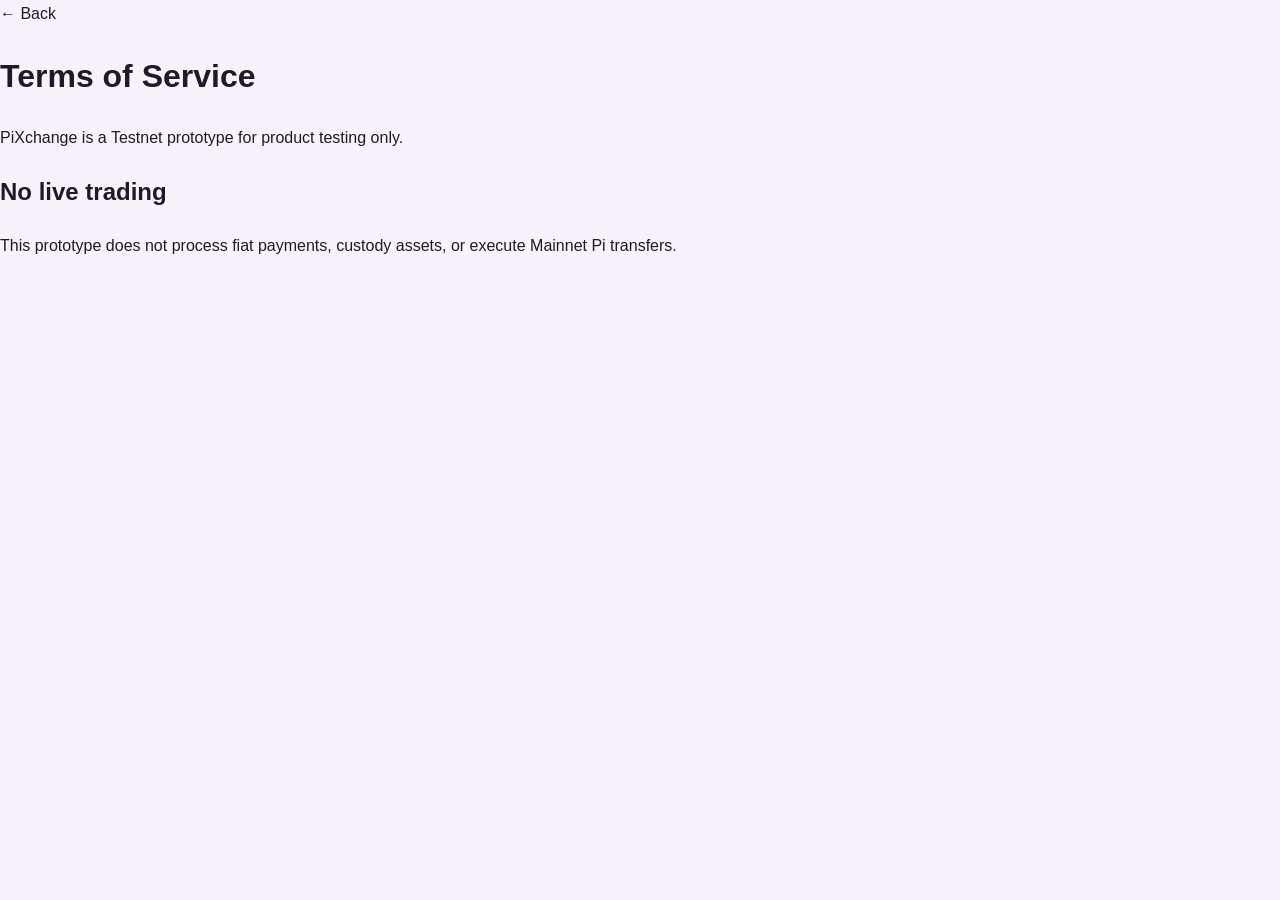
<file: terms.html>
<!DOCTYPE html><html><head><meta charset="UTF-8"><meta name="viewport" content="width=device-width,initial-scale=1"><title>Terms - PiXchange</title><link rel="stylesheet" href="styles.css"></head><body><main class="legal"><a href="index.html">← Back</a><h1>Terms of Service</h1><p>PiXchange is a Testnet prototype for product testing only.</p><h2>No live trading</h2><p>This prototype does not process fiat payments, custody assets, or execute Mainnet Pi transfers.</p></main></body></html>
</file>
<file: styles.css>
:root{--primary:#5d2d91;--primary2:#8b4bd1;--bg:#f6f4fa;--surface:#fff;--surface2:#f0ebf6;--text:#21182b;--muted:#726b78;--border:#e7dff0;--shadow:0 14px 40px rgba(64,31,92,.10);--radius:20px}
[data-theme="dark"]{--bg:#15111a;--surface:#211a28;--surface2:#2b2134;--text:#f7f2fb;--muted:#b8acbf;--border:#3b2d47;--shadow:0 14px 40px rgba(0,0,0,.28)}
*{box-sizing:border-box}html{scroll-behavior:smooth}body{margin:0;font-family:"Cairo",sans-serif;background:var(--bg);color:var(--text);line-height:1.7}body.modal-open{overflow:hidden}button,input,select,textarea{font:inherit}button{cursor:pointer}a{color:inherit;text-decoration:none}.container{width:min(1180px,92%);margin:auto}.hidden{display:none!important}
.app-loader{position:fixed;inset:0;z-index:9999;background:var(--surface);display:grid;place-content:center;text-align:center;transition:.3s}.app-loader.hide{opacity:0;visibility:hidden}.loader-logo{width:76px;height:76px;border-radius:24px;margin:auto;background:linear-gradient(135deg,var(--primary),var(--primary2));color:#fff;display:grid;place-items:center;font-size:44px;font-weight:800;box-shadow:var(--shadow)}.spinner{width:34px;height:34px;border:4px solid var(--border);border-top-color:var(--primary);border-radius:50%;margin:20px auto 4px;animation:spin .8s linear infinite}@keyframes spin{to{transform:rotate(360deg)}}
.site-header{position:sticky;top:0;z-index:50;background:color-mix(in srgb,var(--surface) 92%,transparent);backdrop-filter:blur(14px);border-bottom:1px solid var(--border)}.header-inner{height:76px;display:flex;align-items:center;justify-content:space-between;gap:24px}.brand{display:flex;align-items:center;gap:11px}.brand-logo{width:46px;height:46px;border-radius:15px;background:linear-gradient(135deg,var(--primary),var(--primary2));display:grid;place-items:center;color:#fff;font-size:29px;font-weight:800}.brand>span:last-child{display:flex;flex-direction:column}.brand strong{font-size:18px}.brand small{font-size:11px;color:var(--muted)}.desktop-nav{display:flex;gap:22px;font-size:14px;font-weight:700}.desktop-nav a:hover{color:var(--primary)}.header-actions{display:flex;gap:10px}.icon-btn,.account-btn{border:1px solid var(--border);background:var(--surface);color:var(--text);border-radius:13px;height:44px}.icon-btn{width:44px}.account-btn{padding:0 16px;font-weight:700}
.hero{padding:72px 0;background:radial-gradient(circle at 15% 20%,rgba(139,75,209,.16),transparent 35%)}.hero-grid{display:grid;grid-template-columns:1.15fr .85fr;align-items:center;gap:60px}.eyebrow,.section-head span,.seller-inner span{display:inline-block;color:var(--primary);font-weight:800;font-size:14px}.hero h1{font-size:clamp(38px,5.5vw,68px);line-height:1.18;margin:14px 0 18px}.hero h1 em{display:block;color:var(--primary);font-style:normal}.hero p{color:var(--muted);font-size:18px;max-width:650px}.search-box{display:flex;background:var(--surface);border:1px solid var(--border);padding:8px;border-radius:18px;box-shadow:var(--shadow);margin:28px 0 18px}.search-box input{flex:1;border:0;background:transparent;color:var(--text);padding:0 14px;min-width:0;outline:none}.primary-btn,.secondary-btn,.light-btn{border:0;border-radius:13px;padding:12px 20px;font-weight:800;display:inline-flex;align-items:center;justify-content:center}.primary-btn{background:linear-gradient(135deg,var(--primary),var(--primary2));color:#fff}.secondary-btn{background:var(--surface);border:1px solid var(--border)}.large{padding:15px 24px}.hero-actions{display:flex;gap:12px;flex-wrap:wrap}.hero-visual{min-height:390px;position:relative;display:grid;place-items:center}.showcase-card{width:min(330px,85%);aspect-ratio:1/.95;border-radius:32px;background:linear-gradient(145deg,var(--surface),var(--surface2));border:1px solid var(--border);box-shadow:var(--shadow);display:flex;flex-direction:column;align-items:center;justify-content:center;gap:8px}.showcase-card .bag{font-size:76px}.showcase-card strong{font-size:26px}.showcase-card span{color:var(--muted)}.float-card{position:absolute;background:var(--surface);border:1px solid var(--border);box-shadow:var(--shadow);padding:12px 16px;border-radius:14px;font-weight:700}.float-card.one{top:45px;right:0}.float-card.two{bottom:45px;left:0}.pi-orb{position:absolute;bottom:15px;right:20px;width:70px;height:70px;border-radius:50%;background:#f2c94c;color:#5c3b00;display:grid;place-items:center;font-size:42px;font-weight:800}
.stats{margin-top:-26px}.stats-grid{display:grid;grid-template-columns:repeat(4,1fr);gap:16px}.stats article{background:var(--surface);border:1px solid var(--border);border-radius:18px;padding:22px;text-align:center;box-shadow:var(--shadow)}.stats article span{font-size:26px}.stats article strong{display:block;font-size:27px}.stats article small{color:var(--muted)}.section{padding:76px 0}.section.alt{background:var(--surface2)}.section-head{display:flex;align-items:end;justify-content:space-between;margin-bottom:26px}.section-head h2{font-size:32px;margin:2px 0}.category-grid{display:grid;grid-template-columns:repeat(6,1fr);gap:14px}.category-grid button{background:var(--surface);color:var(--text);border:1px solid var(--border);border-radius:18px;padding:22px 12px;font-size:30px;transition:.2s}.category-grid button:hover{transform:translateY(-4px);box-shadow:var(--shadow);border-color:var(--primary)}.category-grid strong{display:block;font-size:14px;margin-top:6px}.product-grid{display:grid;grid-template-columns:repeat(4,1fr);gap:20px}.product-card{background:var(--surface);border:1px solid var(--border);border-radius:20px;overflow:hidden;box-shadow:var(--shadow);transition:.2s}.product-card:hover{transform:translateY(-5px)}.product-image{height:205px;background:var(--surface2);position:relative;overflow:hidden}.product-image img{width:100%;height:100%;object-fit:cover}.featured-badge{position:absolute;top:12px;right:12px;background:#f2c94c;color:#4a3500;border-radius:999px;padding:5px 10px;font-size:11px;font-weight:800}.product-body{padding:17px}.product-meta{display:flex;justify-content:space-between;gap:8px;color:var(--muted);font-size:12px}.product-body h3{margin:8px 0 5px;font-size:18px}.product-body p{color:var(--muted);font-size:13px;height:46px;overflow:hidden}.price{font-size:21px;font-weight:800;color:var(--primary)}.product-actions{display:flex;gap:8px;margin-top:14px}.product-actions button{flex:1;border:1px solid var(--border);background:var(--surface2);color:var(--text);border-radius:11px;padding:9px}.empty{text-align:center;padding:45px;background:var(--surface);border:1px dashed var(--border);border-radius:20px}.empty>div{font-size:45px}.text-btn{border:0;background:transparent;color:var(--primary);font-weight:800}.seller-cta{padding:30px 0 80px}.seller-inner{background:linear-gradient(135deg,var(--primary),#3c1d5f);color:#fff;border-radius:28px;padding:38px;display:flex;justify-content:space-between;align-items:center;gap:25px}.seller-inner span{color:#e8cdfd}.seller-inner h2{font-size:30px;margin:5px 0}.seller-inner p{margin:0;opacity:.82}.light-btn{background:#fff;color:var(--primary);white-space:nowrap}
footer{background:#120d17;color:#eee;padding:48px 0 95px}.footer-grid{display:grid;grid-template-columns:2fr 1fr 1fr;gap:30px}.footer-grid>div:not(.brand){display:flex;flex-direction:column;gap:8px}.footer-grid a{color:#c8bdcf;font-size:14px}.copyright{text-align:center;color:#92879a;border-top:1px solid #2d2434;padding-top:20px;margin:30px auto 0;width:min(1180px,92%)}.mobile-nav{display:none}
.modal{position:fixed;inset:0;z-index:100;background:rgba(15,8,20,.62);backdrop-filter:blur(5px);padding:18px;display:grid;place-items:center}.modal-card{width:min(680px,100%);max-height:90vh;overflow:auto;background:var(--surface);border:1px solid var(--border);border-radius:24px;padding:28px;position:relative}.modal-card.small{width:min(420px,100%);text-align:center}.modal-close{position:absolute;left:16px;top:12px;width:38px;height:38px;border:0;border-radius:50%;background:var(--surface2);color:var(--text);font-size:25px}.modal-icon{font-size:50px}.muted{color:var(--muted)}.form-grid{display:grid;grid-template-columns:1fr 1fr;gap:16px}.form-grid label{font-size:13px;font-weight:700}.form-grid input,.form-grid select,.form-grid textarea{display:block;width:100%;margin-top:6px;border:1px solid var(--border);background:var(--bg);color:var(--text);border-radius:12px;padding:12px;outline:none}.form-grid input:focus,.form-grid select:focus,.form-grid textarea:focus{border-color:var(--primary)}.wide{grid-column:1/-1}.full{width:100%}.check{display:flex;align-items:center;gap:9px}.check input{width:auto;margin:0}.toast-container{position:fixed;left:18px;bottom:90px;z-index:150;display:grid;gap:9px}.toast{background:#222;color:#fff;padding:13px 17px;border-radius:12px;box-shadow:var(--shadow);animation:toast .25s ease}.toast.error{background:#a92e2e}@keyframes toast{from{opacity:0;transform:translateY(8px)}}
@media(max-width:900px){.desktop-nav{display:none}.hero-grid{grid-template-columns:1fr}.hero-visual{display:none}.stats-grid{grid-template-columns:repeat(2,1fr)}.category-grid{grid-template-columns:repeat(3,1fr)}.product-grid{grid-template-columns:repeat(2,1fr)}.footer-grid{grid-template-columns:1fr 1fr}.footer-brand{grid-column:1/-1}.mobile-nav{position:fixed;display:grid;grid-template-columns:1fr 1fr 72px 1fr;align-items:center;bottom:0;left:0;right:0;z-index:80;background:var(--surface);border-top:1px solid var(--border);height:70px;padding:0 12px calc(env(safe-area-inset-bottom) + 4px)}.mobile-nav a,.mobile-nav button{border:0;background:transparent;color:var(--muted);display:flex;flex-direction:column;align-items:center;font-size:20px}.mobile-nav span{font-size:10px}.mobile-nav>button:first-of-type{width:58px;height:58px;border-radius:50%;background:linear-gradient(135deg,var(--primary),var(--primary2));color:#fff;font-size:32px;transform:translateY(-18px);box-shadow:var(--shadow)}}
@media(max-width:600px){.header-inner{height:68px}.brand small,.account-btn span{display:none}.brand-logo{width:42px;height:42px}.hero{padding:50px 0 58px}.hero h1{font-size:39px}.hero p{font-size:15px}.search-box{display:grid;grid-template-columns:1fr auto}.stats{margin-top:-18px}.stats article{padding:16px 8px}.section{padding:58px 0}.section-head h2{font-size:26px}.category-grid{grid-template-columns:repeat(3,1fr)}.category-grid button{padding:17px 7px}.product-grid{grid-template-columns:1fr}.product-image{height:230px}.seller-inner{padding:28px;display:block}.seller-inner h2{font-size:25px}.seller-inner .light-btn{margin-top:20px;width:100%}.footer-grid{grid-template-columns:1fr}.form-grid{grid-template-columns:1fr}.wide{grid-column:auto}.modal-card{padding:24px 18px}}
</file>
